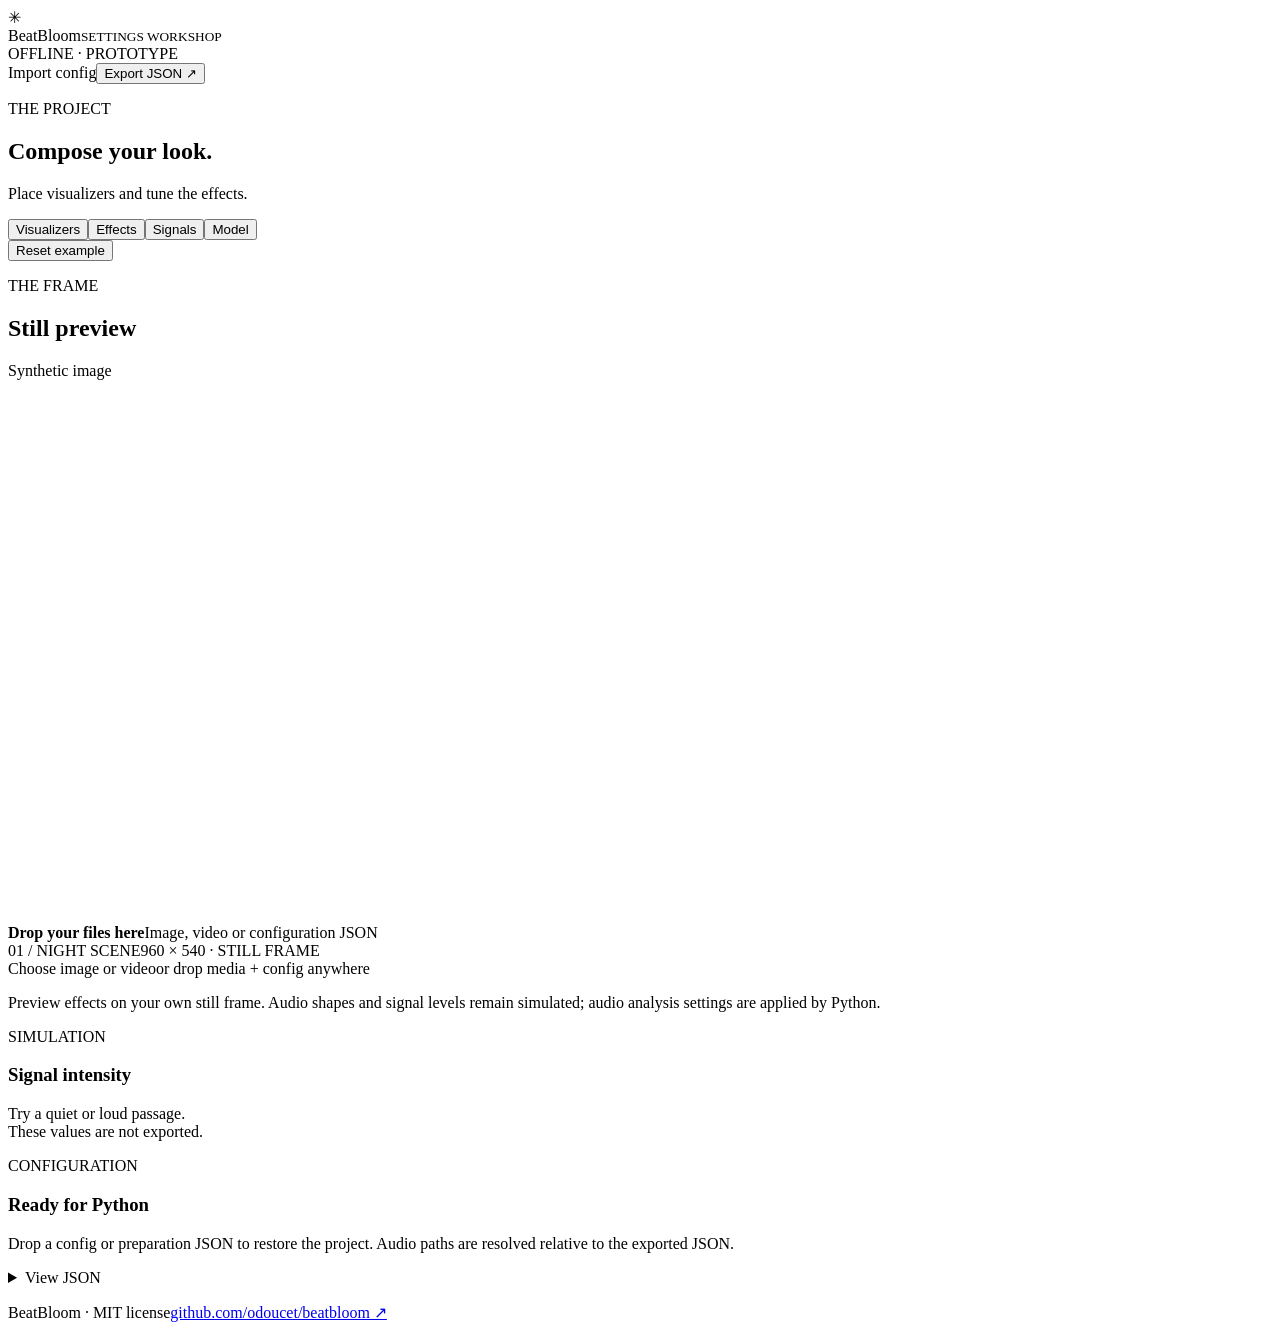
<file: editor/src/index.html>
<!doctype html>
<html lang="en">
<head>
  <meta charset="utf-8">
  <meta name="viewport" content="width=device-width, initial-scale=1">
  <meta http-equiv="Content-Security-Policy" content="default-src 'none'; script-src 'unsafe-inline'; style-src 'unsafe-inline'; img-src data: blob:; media-src blob:; connect-src 'none'; object-src 'none'; base-uri 'none'; form-action 'none'">
  <title>BeatBloom — settings workshop</title>
  <style>@@STYLE@@</style>
</head>
<body>
  <header class="topbar">
    <div class="brand"><span class="brandmark" aria-hidden="true">✳</span><div>BeatBloom<small>SETTINGS WORKSHOP</small></div></div>
    <span class="badge">OFFLINE <span aria-hidden="true">·</span> PROTOTYPE</span>
    <div class="actions"><label class="button secondary" for="import-file">Import config</label><input id="import-file" type="file" accept=".json,application/json" hidden><button id="export" class="primary">Export JSON <span aria-hidden="true">↗</span></button></div>
  </header>
  <main>
    <section class="settings" aria-label="Project settings">
      <div class="section-heading"><p class="eyebrow">THE PROJECT</p><h1>Compose your look.</h1><p>Place visualizers and tune the effects.</p></div>
      <nav class="tabs" aria-label="Settings sections"><button data-tab="visualizers" aria-pressed="true">Visualizers</button><button data-tab="effects" aria-pressed="false">Effects</button><button data-tab="signals" aria-pressed="false">Signals</button><button data-tab="separation" aria-pressed="false">Model</button></nav>
      <div id="controls"></div>
      <div class="panel-footer"><button id="reset" class="secondary">Reset example</button><span id="version"></span></div>
    </section>
    <section class="workspace" aria-label="Preview and export">
      <div class="preview-heading"><div><p class="eyebrow">THE FRAME</p><h2>Still preview</h2></div><span id="media-kind" class="live-dot">Synthetic image</span></div>
      <div id="drop-zone" class="preview-card" aria-label="Drop an image, video or configuration JSON">
        <div class="preview-stage"><canvas id="preview" width="960" height="540" aria-label="Effects and visualizers preview"></canvas><div class="drop-overlay" aria-hidden="true"><strong>Drop your files here</strong><span>Image, video or configuration JSON</span></div></div>
        <div class="preview-foot"><span id="media-name">01 / NIGHT SCENE</span><span id="media-size">960 × 540 · STILL FRAME</span></div>
      </div>
      <div class="media-actions"><label class="button secondary" for="media-file">Choose image or video</label><input id="media-file" type="file" accept="image/*,video/*" hidden><span>or drop media + config anywhere</span><button id="reset-media" class="secondary" hidden>Reset media</button></div>
      <div id="video-controls" class="video-controls" hidden><label for="video-time">Video frame</label><input id="video-time" type="range" min="0" max="0" step="0.04" value="0"><output id="video-position" for="video-time">0:00</output></div>
      <p class="preview-note">Preview effects on your own still frame. Audio shapes and signal levels remain simulated; audio analysis settings are applied by Python.</p>
      <div class="workspace-bottom">
        <section class="levels-card"><p class="eyebrow">SIMULATION</p><h3>Signal intensity</h3><p class="muted">Try a quiet or loud passage.<br>These values are not exported.</p><div id="levels"></div></section>
        <section class="export-card"><p class="eyebrow">CONFIGURATION</p><h3>Ready for Python</h3><div id="status" role="status" aria-live="polite"></div><ul id="errors" hidden></ul><p class="muted">Drop a config or preparation JSON to restore the project. Audio paths are resolved relative to the exported JSON.</p><details><summary>View JSON</summary><textarea id="json" readonly aria-label="Configuration JSON" spellcheck="false"></textarea></details></section>
      </div>
      <p id="message" class="message" role="status" aria-live="polite"></p>
    </section>
  </main>
  <footer class="site-footer"><span>BeatBloom · MIT license</span><a href="https://github.com/odoucet/beatbloom" target="_blank" rel="noopener noreferrer">github.com/odoucet/beatbloom ↗</a></footer>
  <script id="beatbloom-contract" type="application/json">@@CONTRACT@@</script>
  <script>@@CORE@@</script>
  <script>@@PREVIEW@@</script>
  <script>@@MEDIA@@</script>
  <script>@@APP@@</script>
</body>
</html>
</file>
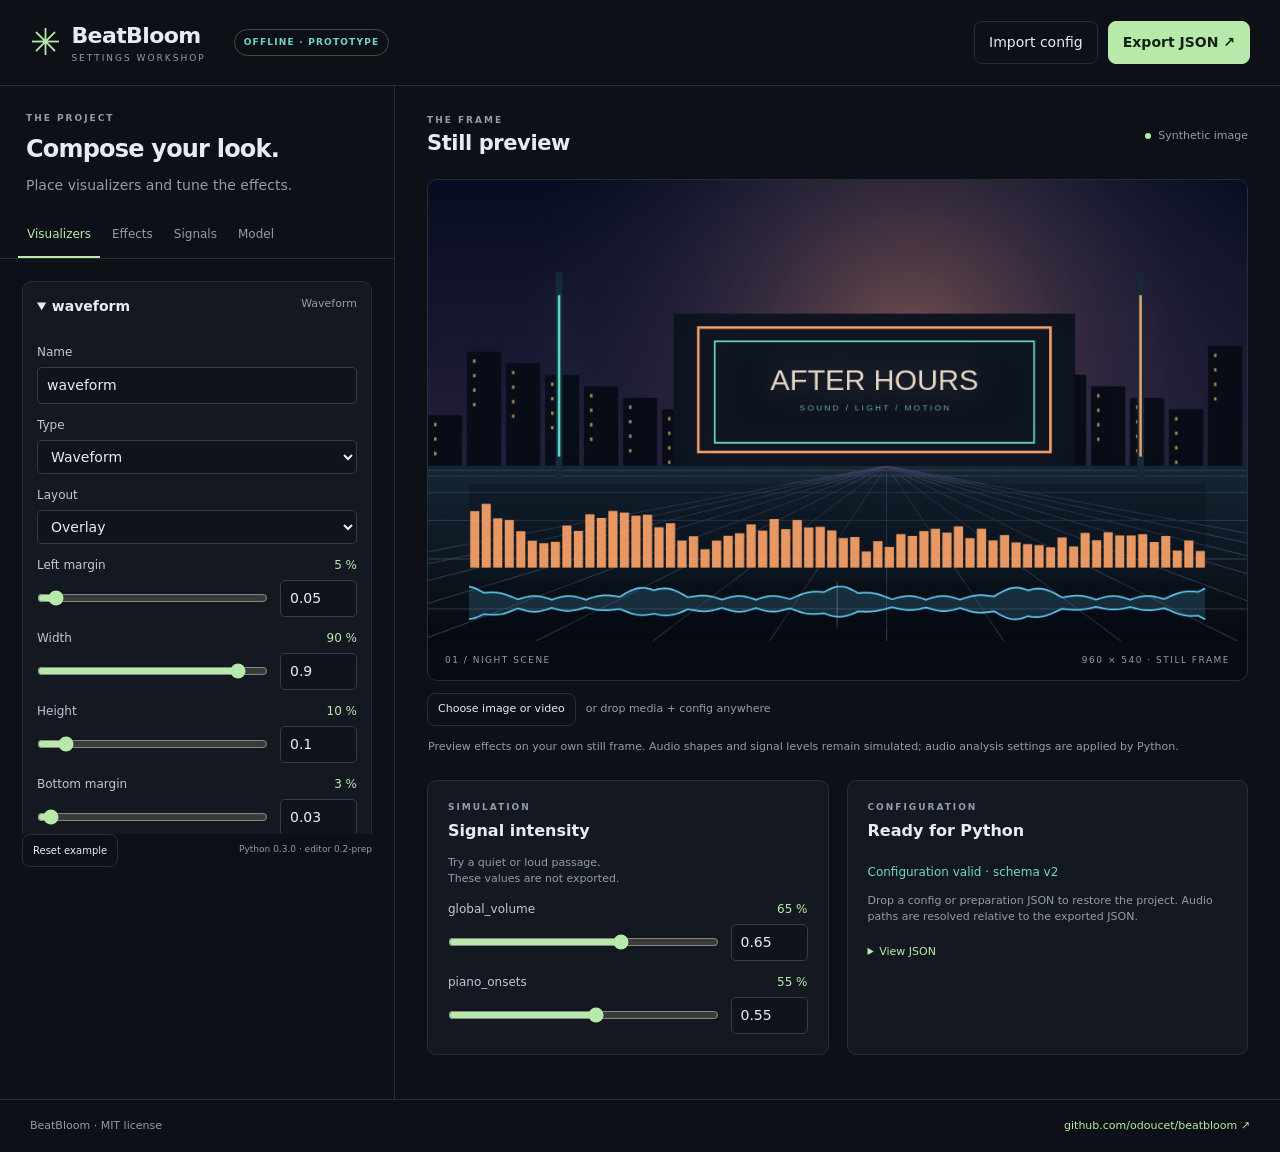
<file: editor/beatbloom-editor.html>
<!doctype html>
<html lang="en">
<head>
  <meta charset="utf-8">
  <meta name="viewport" content="width=device-width, initial-scale=1">
  <meta http-equiv="Content-Security-Policy" content="default-src 'none'; script-src 'unsafe-inline'; style-src 'unsafe-inline'; img-src data: blob:; media-src blob:; connect-src 'none'; object-src 'none'; base-uri 'none'; form-action 'none'">
  <title>BeatBloom — settings workshop</title>
  <style>:root { color-scheme: dark; --bg: #0d1016; --panel: #141821; --line: #272d3a; --text: #e8ebf4; --muted: #929cac; --accent: #b7e9ab; --mint: #71d8ba; }
* { box-sizing: border-box; }
body { margin: 0; background: var(--bg); color: var(--text); font: 14px/1.5 system-ui, -apple-system, "Segoe UI", sans-serif; }
button, input, select, textarea { font: inherit; }
button, .button { cursor: pointer; border: 1px solid var(--line); border-radius: 8px; padding: 10px 14px; background: #202632; color: var(--text); text-align: center; }
button:hover, .button:hover { filter: brightness(1.15); }
button:disabled { cursor: default; opacity: .4; }
button:focus-visible, input:focus-visible, select:focus-visible, summary:focus-visible { outline: 2px solid var(--accent); outline-offset: 3px; }
.primary { background: var(--accent); color: #142215; border-color: var(--accent); font-weight: 650; }
.secondary { background: transparent; }
.topbar { min-height: 86px; display: flex; align-items: center; gap: 28px; padding: 18px 30px; border-bottom: 1px solid var(--line); }
.brand { font-size: 22px; font-weight: 650; display: flex; align-items: center; gap: 11px; letter-spacing: -.6px; }
.brandmark { font-size: 37px; font-weight: 400; color: var(--accent); line-height: 1; }
.brand small { display: block; font-size: 9px; font-weight: 500; letter-spacing: 2px; color: var(--muted); }
.badge { font-size: 9px; font-weight: 650; letter-spacing: 1.2px; color: var(--mint); border: 1px solid #315547; border-radius: 30px; padding: 6px 9px; }
.actions { display: flex; gap: 10px; margin-left: auto; }
main { display: grid; grid-template-columns: 395px minmax(0, 1fr); max-width: 1660px; margin: auto; }
.settings { border-right: 1px solid var(--line); min-height: calc(100vh - 86px); }
.section-heading { padding: 26px 26px 16px; }
h1, h2, h3, p { margin: 0; }
h1 { font-size: 24px; letter-spacing: -.8px; margin: 5px 0 8px; font-weight: 550; }
h2 { font-size: 21px; letter-spacing: -.4px; font-weight: 550; }
h3 { font-size: 16px; font-weight: 550; margin: 4px 0 12px; }
.section-heading > p:last-child, .muted { color: var(--muted); }
.eyebrow { color: var(--muted); font-size: 9px; font-weight: 650; letter-spacing: 2px; }
.tabs { display: flex; padding: 0 18px; gap: 3px; border-bottom: 1px solid var(--line); }
.tabs button { padding: 13px 9px; border: 0; border-bottom: 2px solid transparent; border-radius: 0; background: none; color: var(--muted); font-size: 12px; }
.tabs button[aria-pressed="true"] { color: var(--accent); border-bottom-color: var(--accent); }
#controls { padding: 22px; min-height: 370px; max-height: calc(100vh - 325px); overflow-y: auto; }
.group { border: 1px solid var(--line); border-radius: 10px; margin-bottom: 12px; overflow: hidden; background: var(--panel); }
.group > summary { padding: 14px; font-weight: 600; cursor: pointer; list-style-position: inside; }
.group > summary .kind { color: var(--muted); float: right; font-size: 11px; font-weight: 400; }
.fields { padding: 0 14px 14px; }
.field { display: block; padding-top: 12px; min-width: 0; }
.field-title { display: flex; justify-content: space-between; color: #bfc7d6; font-size: 12px; margin-bottom: 6px; }
.field-title output { color: var(--accent); font-variant-numeric: tabular-nums; }
input:not([type=range]):not([type=checkbox]):not([type=color]), select { width: 100%; border: 1px solid #343c4c; border-radius: 5px; background: #0f131b; color: var(--text); padding: 7px 9px; min-width: 0; }
.number-row { display: grid; grid-template-columns: 1fr 77px; gap: 12px; align-items: center; }
input[type=range] { width: 100%; accent-color: var(--accent); height: 20px; margin: 0; cursor: pointer; }
input[type=checkbox] { accent-color: var(--accent); }
input[type=color] { width: 100%; height: 34px; padding: 3px; border: 1px solid #343c4c; background: #0f131b; border-radius: 5px; }
.nullable { display: flex; gap: 6px; align-items: center; margin-top: 7px; color: var(--muted); font-size: 11px; }
.hint { color: var(--muted); font-size: 10px; padding-top: 4px; }
.advanced { border-top: 1px solid var(--line); margin-top: 15px; padding-top: 12px; }
.advanced > summary { cursor: pointer; color: var(--muted); font-size: 12px; }
.row-actions { display: flex; gap: 7px; margin-top: 15px; }
.row-actions button, .add { font-size: 12px; padding: 7px 10px; }
.danger { color: #eda9a9; }
.track { border-left: 2px solid #3b5060; padding: 0 10px 10px; margin: 14px 0; background: #10151d; border-radius: 0 4px 4px 0; }
.track strong { display: block; font-size: 11px; color: var(--muted); padding-top: 8px; }
.empty { color: var(--muted); padding: 20px 0; }
.panel-footer { display: flex; justify-content: space-between; align-items: center; gap: 8px; padding: 0 22px 25px; }
.panel-footer button { font-size: 10px; padding: 8px 10px; }
#version { font-size: 9px; color: var(--muted); }
.workspace { padding: 28px 32px; min-width: 0; }
.preview-heading { display: flex; align-items: center; justify-content: space-between; margin-bottom: 20px; }
.live-dot { color: var(--muted); font-size: 11px; }
.live-dot:before { content: ""; display: inline-block; width: 6px; height: 6px; background: var(--accent); border-radius: 50%; margin-right: 7px; }
.preview-card { border: 1px solid var(--line); border-radius: 10px; overflow: hidden; background: #080b11; }
canvas { display: block; width: auto; height: auto; max-width: 100%; max-height: 65vh; object-fit: contain; }
.preview-stage { position: relative; display: flex; align-items: center; justify-content: center; min-height: 180px; }
.drop-overlay { position: absolute; inset: 0; display: none; align-items: center; justify-content: center; flex-direction: column; gap: 10px; background: #101b17df; border: 2px dashed var(--accent); pointer-events: none; }
.drop-overlay strong { font-size: 21px; color: var(--accent); }
.drop-overlay span { font-size: 12px; color: #cad8cd; }
.is-dragging .drop-overlay { display: flex; }
.media-actions { display: flex; align-items: center; flex-wrap: wrap; gap: 10px; margin-top: 12px; }
.media-actions .button, .media-actions button { padding: 7px 10px; font-size: 11px; }
.media-actions > span { color: var(--muted); font-size: 11px; }
.video-controls { display: grid; grid-template-columns: auto minmax(0, 1fr) auto; gap: 12px; align-items: center; margin-top: 14px; font-size: 11px; color: var(--muted); }
.video-controls input { min-width: 0; }
.video-controls output { color: var(--accent); font-variant-numeric: tabular-nums; }
[hidden] { display: none !important; }
.media-decoder { position: absolute; width: 1px; height: 1px; left: -9999px; pointer-events: none; }
.site-footer { display: flex; justify-content: space-between; gap: 14px; flex-wrap: wrap; max-width: 1660px; margin: auto; border-top: 1px solid var(--line); padding: 18px 30px; font-size: 11px; color: var(--muted); }
.site-footer a { color: var(--accent); text-decoration: none; overflow-wrap: anywhere; }
.site-footer a:hover { text-decoration: underline; }
.preview-foot { display: flex; justify-content: space-between; gap: 12px; padding: 13px 17px; font-size: 9px; letter-spacing: 1.5px; color: var(--muted); }
#media-name { overflow: hidden; text-overflow: ellipsis; white-space: nowrap; }
#media-size { flex-shrink: 0; }
.preview-note { color: var(--muted); font-size: 11px; margin: 13px 1px 25px; }
.workspace-bottom { display: grid; grid-template-columns: 1fr 1fr; gap: 18px; }
.levels-card, .export-card { border: 1px solid var(--line); border-radius: 9px; background: var(--panel); padding: 20px; min-width: 0; }
.levels-card p.muted, .export-card p.muted { font-size: 11px; }
#status { padding: 8px 0 12px; color: var(--mint); font-size: 12px; }
#status.invalid { color: #eda9a9; }
#errors { color: #eda9a9; font-size: 11px; padding-left: 17px; margin-top: 0; word-break: break-word; }
.export-card details { margin-top: 18px; }
.export-card summary { color: var(--accent); cursor: pointer; font-size: 11px; }
textarea { width: 100%; height: 225px; resize: vertical; background: #0b0f16; color: #aab9cf; border: 1px solid var(--line); border-radius: 5px; padding: 10px; margin-top: 10px; font: 10px/1.6 ui-monospace, monospace; }
.message { margin-top: 16px; color: var(--accent); font-size: 12px; overflow-wrap: anywhere; }
@media (max-width: 1050px) { main { grid-template-columns: 350px minmax(0, 1fr); } .workspace { padding: 26px 20px; } .workspace-bottom { grid-template-columns: 1fr; } .badge { display: none; } }
@media (max-width: 720px) { .topbar { padding: 16px; gap: 12px; flex-wrap: wrap; } .brand { font-size: 20px; } .actions { gap: 6px; } .actions button, .actions .button { font-size: 11px; padding: 8px; } main { display: flex; flex-direction: column-reverse; } .settings { min-height: 0; border-right: 0; border-top: 1px solid var(--line); } #controls { max-height: none; } .workspace { padding: 20px 16px; } .workspace-bottom { grid-template-columns: 1fr; } .preview-heading { margin-bottom: 12px; } }
</style>
</head>
<body>
  <header class="topbar">
    <div class="brand"><span class="brandmark" aria-hidden="true">✳</span><div>BeatBloom<small>SETTINGS WORKSHOP</small></div></div>
    <span class="badge">OFFLINE <span aria-hidden="true">·</span> PROTOTYPE</span>
    <div class="actions"><label class="button secondary" for="import-file">Import config</label><input id="import-file" type="file" accept=".json,application/json" hidden><button id="export" class="primary">Export JSON <span aria-hidden="true">↗</span></button></div>
  </header>
  <main>
    <section class="settings" aria-label="Project settings">
      <div class="section-heading"><p class="eyebrow">THE PROJECT</p><h1>Compose your look.</h1><p>Place visualizers and tune the effects.</p></div>
      <nav class="tabs" aria-label="Settings sections"><button data-tab="visualizers" aria-pressed="true">Visualizers</button><button data-tab="effects" aria-pressed="false">Effects</button><button data-tab="signals" aria-pressed="false">Signals</button><button data-tab="separation" aria-pressed="false">Model</button></nav>
      <div id="controls"></div>
      <div class="panel-footer"><button id="reset" class="secondary">Reset example</button><span id="version"></span></div>
    </section>
    <section class="workspace" aria-label="Preview and export">
      <div class="preview-heading"><div><p class="eyebrow">THE FRAME</p><h2>Still preview</h2></div><span id="media-kind" class="live-dot">Synthetic image</span></div>
      <div id="drop-zone" class="preview-card" aria-label="Drop an image, video or configuration JSON">
        <div class="preview-stage"><canvas id="preview" width="960" height="540" aria-label="Effects and visualizers preview"></canvas><div class="drop-overlay" aria-hidden="true"><strong>Drop your files here</strong><span>Image, video or configuration JSON</span></div></div>
        <div class="preview-foot"><span id="media-name">01 / NIGHT SCENE</span><span id="media-size">960 × 540 · STILL FRAME</span></div>
      </div>
      <div class="media-actions"><label class="button secondary" for="media-file">Choose image or video</label><input id="media-file" type="file" accept="image/*,video/*" hidden><span>or drop media + config anywhere</span><button id="reset-media" class="secondary" hidden>Reset media</button></div>
      <div id="video-controls" class="video-controls" hidden><label for="video-time">Video frame</label><input id="video-time" type="range" min="0" max="0" step="0.04" value="0"><output id="video-position" for="video-time">0:00</output></div>
      <p class="preview-note">Preview effects on your own still frame. Audio shapes and signal levels remain simulated; audio analysis settings are applied by Python.</p>
      <div class="workspace-bottom">
        <section class="levels-card"><p class="eyebrow">SIMULATION</p><h3>Signal intensity</h3><p class="muted">Try a quiet or loud passage.<br>These values are not exported.</p><div id="levels"></div></section>
        <section class="export-card"><p class="eyebrow">CONFIGURATION</p><h3>Ready for Python</h3><div id="status" role="status" aria-live="polite"></div><ul id="errors" hidden></ul><p class="muted">Drop a config or preparation JSON to restore the project. Audio paths are resolved relative to the exported JSON.</p><details><summary>View JSON</summary><textarea id="json" readonly aria-label="Configuration JSON" spellcheck="false"></textarea></details></section>
      </div>
      <p id="message" class="message" role="status" aria-live="polite"></p>
    </section>
  </main>
  <footer class="site-footer"><span>BeatBloom · MIT license</span><a href="https://github.com/odoucet/beatbloom" target="_blank" rel="noopener noreferrer">github.com/odoucet/beatbloom ↗</a></footer>
  <script id="beatbloom-contract" type="application/json">{"beatbloomVersion":"0.3.0","editorVersion":"0.2-prep","schemaHash":"259cc5171f9916eaa6633ecb0fad06a2d6903754c51fa2b309a610fb3dd2ce45","schema":{"$defs":{"EffectConfig":{"additionalProperties":false,"description":"Map a named signal to an additive effect or a multiplicative brightness range.","properties":{"signal":{"minLength":1,"title":"Signal","type":"string"},"effect":{"enum":["bloom","exposure","saturation","zoom","brightness"],"title":"Effect","type":"string"},"amount":{"anyOf":[{"minimum":0,"type":"number"},{"type":"null"}],"default":null,"title":"Amount"},"range":{"anyOf":[{"maxItems":2,"minItems":2,"prefixItems":[{"minimum":0,"type":"number"},{"minimum":0,"type":"number"}],"type":"array"},{"type":"null"}],"default":null,"title":"Range"}},"required":["signal","effect"],"title":"EffectConfig","type":"object"},"SeparationConfig":{"additionalProperties":false,"description":"Options that affect the identity of cached Demucs output.","properties":{"backend":{"const":"demucs","default":"demucs","title":"Backend","type":"string"},"model":{"default":"htdemucs_6s","enum":["htdemucs_6s","htdemucs"],"title":"Model","type":"string"},"device":{"default":"auto","pattern":"^(auto|cpu|mps|cuda(:[0-9]+)?)$","title":"Device","type":"string"},"shifts":{"default":1,"minimum":0,"title":"Shifts","type":"integer"},"overlap":{"default":0.25,"exclusiveMaximum":1,"minimum":0,"title":"Overlap","type":"number"},"segment":{"anyOf":[{"exclusiveMinimum":0,"maximum":7,"type":"integer"},{"type":"null"}],"default":null,"title":"Segment"},"jobs":{"default":0,"minimum":0,"title":"Jobs","type":"integer"},"seed":{"default":0,"maximum":4294967295,"minimum":0,"title":"Seed","type":"integer"}},"title":"SeparationConfig","type":"object"},"SignalConfig":{"additionalProperties":false,"description":"One source and its analysis/envelope parameters, independent of video FPS.","properties":{"stem":{"anyOf":[{"enum":["mix","drums","bass","vocals","other","guitar","piano"],"type":"string"},{"type":"null"}],"default":null,"title":"Stem"},"source":{"anyOf":[{"minLength":1,"type":"string"},{"type":"null"}],"default":null,"title":"Source"},"low":{"anyOf":[{"exclusiveMaximum":22050.0,"minimum":0,"type":"number"},{"type":"null"}],"default":null,"title":"Low"},"high":{"anyOf":[{"exclusiveMinimum":0,"maximum":22050.0,"type":"number"},{"type":"null"}],"default":null,"title":"High"},"feature":{"default":"onset","enum":["onset","rms","loudness"],"title":"Feature","type":"string"},"attack_ms":{"default":10.0,"minimum":0,"title":"Attack Ms","type":"number"},"release_ms":{"default":400.0,"minimum":0,"title":"Release Ms","type":"number"},"gate":{"default":0.0,"exclusiveMaximum":1,"minimum":0,"title":"Gate","type":"number"},"gamma":{"default":1.0,"exclusiveMinimum":0,"title":"Gamma","type":"number"},"ref_percentile":{"anyOf":[{"exclusiveMinimum":0,"maximum":100,"type":"number"},{"type":"null"}],"default":null,"title":"Ref Percentile"},"floor_percentile":{"default":5.0,"exclusiveMaximum":100,"minimum":0,"title":"Floor Percentile","type":"number"}},"title":"SignalConfig","type":"object"},"SpectrumConfig":{"additionalProperties":false,"description":"Log-frequency STFT bands and independent normalized envelopes.","properties":{"n_fft":{"default":4096,"maximum":16384,"minimum":256,"title":"N Fft","type":"integer"},"bands":{"default":64,"maximum":256,"minimum":8,"title":"Bands","type":"integer"},"low":{"default":30.0,"exclusiveMaximum":22050.0,"exclusiveMinimum":0,"title":"Low","type":"number"},"high":{"default":16000.0,"exclusiveMinimum":0,"maximum":22050.0,"title":"High","type":"number"},"floor_db":{"default":-60.0,"exclusiveMaximum":0,"minimum":-120,"title":"Floor Db","type":"number"},"ref_percentile":{"default":99.5,"exclusiveMinimum":0,"maximum":100,"title":"Ref Percentile","type":"number"},"gamma":{"default":1.0,"exclusiveMinimum":0,"title":"Gamma","type":"number"},"attack_ms":{"default":15.0,"minimum":0,"title":"Attack Ms","type":"number"},"release_ms":{"default":180.0,"minimum":0,"title":"Release Ms","type":"number"}},"title":"SpectrumConfig","type":"object"},"VisualizerConfig":{"additionalProperties":false,"description":"A bottom overlay containing one or more independently colored sources.","properties":{"type":{"enum":["waveform","spectrum"],"title":"Type","type":"string"},"tracks":{"default":[{"stem":"mix","source":null,"color":"#65d4ff"}],"items":{"$ref":"#/$defs/VisualizerTrackConfig"},"maxItems":16,"minItems":1,"title":"Tracks","type":"array"},"layout":{"default":"overlay","enum":["overlay","stacked","side_by_side"],"title":"Layout","type":"string"},"left":{"default":0.05,"maximum":1,"minimum":0,"title":"Left","type":"number"},"width":{"default":0.9,"exclusiveMinimum":0,"maximum":1,"title":"Width","type":"number"},"height":{"default":0.18,"exclusiveMinimum":0,"maximum":1,"title":"Height","type":"number"},"bottom":{"default":0.03,"maximum":1,"minimum":0,"title":"Bottom","type":"number"},"gap":{"default":0.025,"exclusiveMaximum":0.5,"minimum":0,"title":"Gap","type":"number"},"opacity":{"default":0.9,"maximum":1,"minimum":0,"title":"Opacity","type":"number"},"gain":{"default":1.0,"minimum":0,"title":"Gain","type":"number"},"background":{"default":"#050812","pattern":"^#[0-9a-fA-F]{6}$","title":"Background","type":"string"},"background_opacity":{"default":0.25,"maximum":1,"minimum":0,"title":"Background Opacity","type":"number"},"line_width":{"default":2,"maximum":8,"minimum":1,"title":"Line Width","type":"integer"},"fill_opacity":{"default":0.18,"maximum":1,"minimum":0,"title":"Fill Opacity","type":"number"},"bar_gap":{"default":0.2,"exclusiveMaximum":1,"minimum":0,"title":"Bar Gap","type":"number"},"waveform":{"$ref":"#/$defs/WaveformConfig"},"spectrum":{"$ref":"#/$defs/SpectrumConfig"}},"required":["type"],"title":"VisualizerConfig","type":"object"},"VisualizerTrackConfig":{"additionalProperties":false,"properties":{"stem":{"anyOf":[{"enum":["mix","drums","bass","vocals","other","guitar","piano"],"type":"string"},{"type":"null"}],"default":null,"title":"Stem"},"source":{"anyOf":[{"minLength":1,"type":"string"},{"type":"null"}],"default":null,"title":"Source"},"color":{"default":"#65d4ff","pattern":"^#[0-9a-fA-F]{6}$","title":"Color","type":"string"}},"title":"VisualizerTrackConfig","type":"object"},"WaveformConfig":{"additionalProperties":false,"description":"Full-track peak normalization; window and points are display settings.","properties":{"window_seconds":{"default":4.0,"maximum":30,"minimum":0.05,"title":"Window Seconds","type":"number"},"points":{"default":512,"maximum":4096,"minimum":2,"title":"Points","type":"integer"},"ref_percentile":{"default":99.5,"exclusiveMinimum":0,"maximum":100,"title":"Ref Percentile","type":"number"},"show_playhead":{"default":true,"title":"Show Playhead","type":"boolean"}},"title":"WaveformConfig","type":"object"}},"additionalProperties":false,"description":"Only schema v2 is accepted; legacy bands JSON has been removed.","properties":{"schema_version":{"const":2,"title":"Schema Version","type":"integer"},"signals":{"additionalProperties":{"$ref":"#/$defs/SignalConfig"},"title":"Signals","type":"object"},"effects":{"default":[],"items":{"$ref":"#/$defs/EffectConfig"},"title":"Effects","type":"array"},"separation":{"$ref":"#/$defs/SeparationConfig"},"visualizers":{"additionalProperties":{"$ref":"#/$defs/VisualizerConfig"},"title":"Visualizers","type":"object"}},"required":["schema_version"],"title":"ProjectConfig","type":"object"},"templates":{"SignalConfig":{"stem":"mix","source":null,"low":null,"high":null,"feature":"onset","attack_ms":10.0,"release_ms":400.0,"gate":0.0,"gamma":1.0,"ref_percentile":null,"floor_percentile":5.0},"SeparationConfig":{"backend":"demucs","model":"htdemucs_6s","device":"auto","shifts":1,"overlap":0.25,"segment":null,"jobs":0,"seed":0},"VisualizerTrackConfig":{"stem":"mix","source":null,"color":"#65d4ff"},"WaveformConfig":{"window_seconds":4.0,"points":512,"ref_percentile":99.5,"show_playhead":true},"SpectrumConfig":{"n_fft":4096,"bands":64,"low":30.0,"high":16000.0,"floor_db":-60.0,"ref_percentile":99.5,"gamma":1.0,"attack_ms":15.0,"release_ms":180.0},"VisualizerConfig":{"type":"waveform","tracks":[{"stem":"mix","source":null,"color":"#65d4ff"}],"layout":"overlay","left":0.05,"width":0.9,"height":0.18,"bottom":0.03,"gap":0.025,"opacity":0.9,"gain":1.0,"background":"#050812","background_opacity":0.25,"line_width":2,"fill_opacity":0.18,"bar_gap":0.2,"waveform":{"window_seconds":4.0,"points":512,"ref_percentile":99.5,"show_playhead":true},"spectrum":{"n_fft":4096,"bands":64,"low":30.0,"high":16000.0,"floor_db":-60.0,"ref_percentile":99.5,"gamma":1.0,"attack_ms":15.0,"release_ms":180.0}}},"effects":{"brightness":{"signal":"global_volume","effect":"brightness","amount":null,"range":[0.6,1.05]},"bloom":{"signal":"piano_onsets","effect":"bloom","amount":1.2,"range":null},"exposure":{"signal":"piano_onsets","effect":"exposure","amount":0.1,"range":null},"saturation":{"signal":"piano_onsets","effect":"saturation","amount":0.15,"range":null},"zoom":{"signal":"piano_onsets","effect":"zoom","amount":0.02,"range":null}},"initialProject":{"schema_version":2,"signals":{"global_volume":{"stem":null,"source":null,"low":null,"high":null,"feature":"loudness","attack_ms":400.0,"release_ms":2000.0,"gate":0.0,"gamma":1.0,"ref_percentile":null,"floor_percentile":5.0},"piano_onsets":{"stem":null,"source":null,"low":400.0,"high":2000.0,"feature":"onset","attack_ms":10.0,"release_ms":250.0,"gate":0.35,"gamma":2.0,"ref_percentile":null,"floor_percentile":5.0}},"effects":[{"signal":"global_volume","effect":"brightness","amount":null,"range":[0.6,1.05]},{"signal":"piano_onsets","effect":"bloom","amount":1.2,"range":null},{"signal":"piano_onsets","effect":"exposure","amount":0.1,"range":null},{"signal":"piano_onsets","effect":"saturation","amount":0.15,"range":null}],"separation":{"backend":"demucs","model":"htdemucs_6s","device":"auto","shifts":1,"overlap":0.25,"segment":null,"jobs":0,"seed":0},"visualizers":{"waveform":{"type":"waveform","tracks":[{"stem":"mix","source":null,"color":"#65d4ff"}],"layout":"overlay","left":0.05,"width":0.9,"height":0.1,"bottom":0.03,"gap":0.025,"opacity":0.9,"gain":1.0,"background":"#050812","background_opacity":0.25,"line_width":2,"fill_opacity":0.18,"bar_gap":0.2,"waveform":{"window_seconds":4.0,"points":512,"ref_percentile":99.5,"show_playhead":true},"spectrum":{"n_fft":4096,"bands":64,"low":30.0,"high":16000.0,"floor_db":-60.0,"ref_percentile":99.5,"gamma":1.0,"attack_ms":15.0,"release_ms":180.0}},"spectrum":{"type":"spectrum","tracks":[{"stem":"mix","source":null,"color":"#ffa76a"}],"layout":"overlay","left":0.05,"width":0.9,"height":0.18,"bottom":0.16,"gap":0.025,"opacity":0.9,"gain":1.0,"background":"#050812","background_opacity":0.25,"line_width":2,"fill_opacity":0.18,"bar_gap":0.2,"waveform":{"window_seconds":4.0,"points":512,"ref_percentile":99.5,"show_playhead":true},"spectrum":{"n_fft":4096,"bands":64,"low":30.0,"high":16000.0,"floor_db":-60.0,"ref_percentile":99.5,"gamma":1.0,"attack_ms":15.0,"release_ms":180.0}}}},"availableStems":{"htdemucs":["mix","drums","bass","vocals","other"],"htdemucs_6s":["mix","drums","bass","vocals","other","guitar","piano"]},"fftSizes":[256,512,1024,2048,4096,8192,16384],"referencePercentiles":{"onset":99.5,"rms":99.5,"loudness":99.0},"nyquist":22050.0,"whitespace":"\t\n\u000b\f\r\u001c\u001d\u001e\u001f              \u2028\u2029  　","preview":{"width":960,"height":540,"timestamp":8,"bloomThreshold":0.55,"bloomSigma":18.0,"luma":[0.2125999927520752,0.7152000069618225,0.0722000002861023]}}</script>
  <script>/* Pure configuration logic. Also loaded by Node contract tests; no browser APIs. */
(function (root) {
  "use strict";
  const clone = value => JSON.parse(JSON.stringify(value));
  const own = (value, key) => Object.prototype.hasOwnProperty.call(value, key);
  const put = (value, key, item) => Object.defineProperty(value, key, {
    value: item, writable: true, enumerable: true, configurable: true
  });

  function create(contract) {
    const definitions = contract.schema.$defs;
    const blank = text => !text || [...text].every(char => contract.whitespace.includes(char));
    const resolve = node => node.$ref ? definitions[node.$ref.split("/").pop()] : node;
    const nonnull = node => node.anyOf ? node.anyOf.find(item => item.type !== "null") : node;
    function projectFrom(value) {
      if (value && typeof value === "object" && own(value, "config")) return value.config;
      if (value && own(value, "key") && own(value, "parameters") && own(value, "signals")) {
        throw new Error("This older analysis manifest has no config. Run analyze again or drop the original config JSON.");
      }
      return value;
    }
    function hydrate(node, value) {
      const ref = node.$ref && node.$ref.split("/").pop();
      node = resolve(node);
      if (value === undefined) {
        if (own(node, "default")) value = clone(node.default);
        else if (ref && contract.templates[ref]) value = clone(contract.templates[ref]);
        else if (node.type === "object") value = {};
        else if (node.type === "array") value = [];
        else return undefined;
      }
      if (value === null) return null;
      if (node.anyOf) return hydrate(nonnull(node), value);
      if (node.type === "object" && typeof value === "object" && !Array.isArray(value)) {
        const result = clone(value);
        for (const [key, child] of Object.entries(node.properties || {})) {
          const item = hydrate(child, own(value, key) ? value[key] : undefined);
          if (item !== undefined) put(result, key, item);
        }
        if (node.additionalProperties && typeof node.additionalProperties === "object") {
          for (const key of Object.keys(result)) put(result, key, hydrate(node.additionalProperties, result[key]));
        }
        return result;
      }
      if (node.type === "array" && Array.isArray(value)) {
        return value.map((item, index) => hydrate((node.prefixItems || [])[index] || node.items || {}, item));
      }
      return value;
    }

    function schemaErrors(node, value, path = "$", errors = []) {
      node = resolve(node);
      const fail = text => errors.push(`${path}: ${text}`);
      if (node.anyOf) {
        if (!node.anyOf.some(branch => schemaErrors(branch, value, path, []).length === 0)) fail("incompatible value");
        return errors;
      }
      if (own(node, "const") && value !== node.const) fail(`expected value: ${node.const}`);
      if (node.enum && !node.enum.includes(value)) fail("unknown choice");
      switch (node.type) {
        case "null": if (value !== null) fail("expected null"); break;
        case "boolean": if (typeof value !== "boolean") fail("expected a boolean"); break;
        case "number":
        case "integer":
          if (typeof value !== "number" || !Number.isFinite(value) || (node.type === "integer" && !Number.isInteger(value))) {
            fail("expected a valid number"); break;
          }
          if (own(node, "minimum") && value < node.minimum) fail(`minimum ${node.minimum}`);
          if (own(node, "maximum") && value > node.maximum) fail(`maximum ${node.maximum}`);
          if (own(node, "exclusiveMinimum") && value <= node.exclusiveMinimum) fail(`must be > ${node.exclusiveMinimum}`);
          if (own(node, "exclusiveMaximum") && value >= node.exclusiveMaximum) fail(`must be < ${node.exclusiveMaximum}`);
          break;
        case "string":
          if (typeof value !== "string") { fail("expected text"); break; }
          if (own(node, "minLength") && [...value].length < node.minLength) fail("text is too short");
          if (node.pattern) {
            // Pydantic's Rust regex uses a strict end anchor; JS $ accepts a final newline.
            const pattern = node.pattern.endsWith("$") ? node.pattern.slice(0, -1) + "(?![\\s\\S])" : node.pattern;
            if (!new RegExp(pattern).test(value)) fail("invalid format");
          }
          break;
        case "array":
          if (!Array.isArray(value)) { fail("expected a list"); break; }
          if (own(node, "minItems") && value.length < node.minItems) fail("list is too short");
          if (own(node, "maxItems") && value.length > node.maxItems) fail("list is too long");
          value.forEach((item, index) => schemaErrors((node.prefixItems || [])[index] || node.items || {}, item, `${path}[${index}]`, errors));
          break;
        case "object":
          if (!value || typeof value !== "object" || Array.isArray(value)) { fail("expected an object"); break; }
          for (const key of node.required || []) if (!own(value, key)) fail(`missing field: ${key}`);
          for (const [key, item] of Object.entries(value)) {
            if (own(node.properties || {}, key)) schemaErrors(node.properties[key], item, `${path}.${key}`, errors);
            else if (node.additionalProperties === false) fail(`unknown field: ${key}`);
            else if (typeof node.additionalProperties === "object") schemaErrors(node.additionalProperties, item, `${path}.${key}`, errors);
          }
          break;
      }
      return errors;
    }

    function validate(project) {
      const errors = schemaErrors(contract.schema, project);
      if (errors.length) return errors;
      const p = hydrate(contract.schema, project);
      const fail = (path, text) => errors.push(`${path}: ${text}`);
      if (!Object.keys(p.signals).length && !Object.keys(p.visualizers).length) fail("$", "add a signal or visualizer");
      const stems = contract.availableStems[p.separation.model];
      function source(item, path) {
        if (item.source !== null && item.stem !== null) fail(path, "choose a file OR a stem");
        if (item.source !== null && blank(item.source)) fail(path, "empty source path");
        if (item.stem !== null && !stems.includes(item.stem)) fail(path, "stem unavailable with this model");
      }
      for (const [name, item] of Object.entries(p.signals)) {
        const path = `signals.${name}`;
        if (blank(name)) fail(path, "empty name");
        source(item, path);
        if ((item.low ?? 0) >= (item.high ?? contract.nyquist)) fail(path, "low frequency must be below high frequency");
        const reference = item.ref_percentile ?? contract.referencePercentiles[item.feature];
        if (item.feature === "loudness" && item.floor_percentile >= reference) fail(path, "floor percentile must be below reference percentile");
      }
      p.effects.forEach((item, index) => {
        const path = `effects[${index}]`;
        if (!own(p.signals, item.signal)) fail(path, "signal not found");
        if (item.effect === "brightness" ? item.range === null || item.amount !== null : item.amount === null || item.range !== null) fail(path, "incompatible effect parameters");
      });
      for (const [name, item] of Object.entries(p.visualizers)) {
        const path = `visualizers.${name}`;
        if (blank(name)) fail(path, "empty name");
        if (item.left + item.width > 1 + 1e-12 || item.bottom + item.height > 1 + 1e-12) fail(path, "the region must fit inside the frame");
        if (item.spectrum.low >= item.spectrum.high) fail(path, "low frequency must be below high frequency");
        if (!contract.fftSizes.includes(item.spectrum.n_fft)) fail(path, "FFT size must be a power of two");
        item.tracks.forEach((track, index) => source(track, `${path}.tracks[${index}]`));
      }
      return errors;
    }

    function exportProject(project) {
      const errors = validate(project);
      if (errors.length) throw new Error(errors.join("\n"));
      return JSON.stringify(project, null, 2) + "\n";
    }

    function effectParameters(project, levels) {
      const result = { bloom: 0, exposure: 0, saturation: 0, zoom: 0, brightness: 1 };
      project.effects.forEach(item => {
        const raw = levels[item.signal] ?? 0.65;
        const value = Number.isFinite(raw) ? Math.max(0, Math.min(1, raw)) : 0;
        if (item.effect === "brightness") result.brightness *= item.range[0] + (item.range[1] - item.range[0]) * value;
        else result[item.effect] += value * item.amount;
      });
      return result;
    }
    return { hydrate: value => hydrate(contract.schema, value), validate, exportProject, effectParameters, resolve, nonnull, projectFrom };
  }
  root.BeatBloomCore = { create, clone, own, put };
  if (typeof module !== "undefined" && module.exports) module.exports = root.BeatBloomCore;
})(typeof globalThis === "undefined" ? this : globalThis);
</script>
  <script>/* Illustrative Canvas renderer. This is not an audio analyzer or the OpenCV renderer. */
(function (root) {
  "use strict";
  const clamp = (value, low = 0, high = 1) => Math.max(low, Math.min(high, value));
  const canvas = (width, height) => { const item = document.createElement("canvas"); item.width = width; item.height = height; return item; };

  function scene(width, height) {
    const image = canvas(width, height), ctx = image.getContext("2d");
    const sky = ctx.createLinearGradient(0, 0, 0, height);
    sky.addColorStop(0, "#080e22"); sky.addColorStop(.6, "#26213d"); sky.addColorStop(1, "#080e16");
    ctx.fillStyle = sky; ctx.fillRect(0, 0, width, height);
    const halo = ctx.createRadialGradient(width * .59, height * .35, 1, width * .59, height * .35, width * .49);
    halo.addColorStop(0, "#735253"); halo.addColorStop(.5, "#362e44aa"); halo.addColorStop(1, "#141c3100");
    ctx.fillStyle = halo; ctx.fillRect(0, 0, width, height);
    ctx.fillStyle = "#080d18";
    for (let i = 0; i < 22; i++) {
      const x = i * width / 21, h = height * (.11 + ((i * 37) % 13) / 80);
      ctx.fillRect(x, height * .62 - h, width / 24, h);
      ctx.fillStyle = "#ac865a";
      for (let j = 0; j < 4; j++) ctx.fillRect(x + 7, height * .62 - h + 9 + j * 17, 3, 4);
      ctx.fillStyle = "#080d18";
    }
    const floor = ctx.createLinearGradient(0, height * .59, 0, height);
    floor.addColorStop(0, "#182b39"); floor.addColorStop(1, "#070b10");
    ctx.fillStyle = floor; ctx.fillRect(0, height * .62, width, height);
    ctx.strokeStyle = "#3e4661"; ctx.lineWidth = 1;
    for (let i = -8; i <= 8; i++) {
      ctx.beginPath(); ctx.moveTo(width * .56, height * .62); ctx.lineTo(width * .56 + i * width / 7, height); ctx.stroke();
    }
    for (let i = 0; i < 6; i++) { const y = height * (.63 + i * i * .012); ctx.beginPath(); ctx.moveTo(0, y); ctx.lineTo(width, y); ctx.stroke(); }
    ctx.fillStyle = "#0d1420"; ctx.fillRect(width * .3, height * .29, width * .49, height * .33);
    ctx.strokeStyle = "#ffa973"; ctx.lineWidth = 3;
    ctx.strokeRect(width * .33, height * .32, width * .43, height * .27);
    ctx.strokeStyle = "#6edecf"; ctx.lineWidth = 2;
    ctx.strokeRect(width * .35, height * .35, width * .39, height * .22);
    ctx.fillStyle = "#e9d9c6"; ctx.textAlign = "center"; ctx.font = `${height * .063}px sans-serif`;
    ctx.fillText("AFTER HOURS", width * .545, height * .455);
    ctx.fillStyle = "#79b0b1"; ctx.font = `${height * .018}px sans-serif`;
    ctx.fillText("S O U N D   /   L I G H T   /   M O T I O N", width * .545, height * .5);
    for (const [x, color] of [[.16, "#6ce4d4"], [.87, "#ffb277"]]) {
      ctx.strokeStyle = "#182b3b"; ctx.lineWidth = 8;
      ctx.beginPath(); ctx.moveTo(width * x, height * .2); ctx.lineTo(width * x, height * .65); ctx.stroke();
      ctx.strokeStyle = color; ctx.lineWidth = 3;
      ctx.beginPath(); ctx.moveTo(width * x, height * .25); ctx.lineTo(width * x, height * .6); ctx.stroke();
    }
    return image;
  }

  function applyEffects(base, parameters, shared) {
    const width = base.width, height = base.height, out = canvas(width, height), ctx = out.getContext("2d");
    const scale = 1 + parameters.zoom;
    ctx.drawImage(base, (1 - scale) * width / 2, (1 - scale) * height / 2, width * scale, height * scale);
    const pixels = ctx.getImageData(0, 0, width, height), glow = ctx.createImageData(width, height);
    const multiplier = parameters.brightness * (1 + parameters.exposure), luma = shared.luma;
    for (let i = 0; i < pixels.data.length; i += 4) {
      let red = pixels.data[i] / 255 * multiplier, green = pixels.data[i + 1] / 255 * multiplier, blue = pixels.data[i + 2] / 255 * multiplier;
      const gray = red * luma[0] + green * luma[1] + blue * luma[2], saturation = 1 + parameters.saturation;
      red = gray + (red - gray) * saturation; green = gray + (green - gray) * saturation; blue = gray + (blue - gray) * saturation;
      const luminance = red * luma[0] + green * luma[1] + blue * luma[2];
      const mask = clamp((luminance - shared.bloomThreshold) / (1 - shared.bloomThreshold));
      pixels.data[i] = clamp(red) * 255; pixels.data[i + 1] = clamp(green) * 255; pixels.data[i + 2] = clamp(blue) * 255;
      glow.data[i] = clamp(red * mask) * 255; glow.data[i + 1] = clamp(green * mask) * 255; glow.data[i + 2] = clamp(blue * mask) * 255;
      glow.data[i + 3] = 255;
    }
    ctx.putImageData(pixels, 0, 0);
    if (parameters.bloom > .0001) {
      const light = canvas(width, height), lightCtx = light.getContext("2d");
      lightCtx.putImageData(glow, 0, 0);
      ctx.globalCompositeOperation = "lighter";
      ctx.globalAlpha = clamp(parameters.bloom);
      ctx.filter = `blur(${shared.bloomSigma}px)`; ctx.drawImage(light, 0, 0);
      ctx.filter = "none"; ctx.globalAlpha = 1; ctx.globalCompositeOperation = "source-over";
    }
    return out;
  }

  function drawTrack(ctx, track, item, x, y, width, height, index, timestamp) {
    if (width <= 0 || height <= 0) return;
    ctx.save(); ctx.beginPath(); ctx.rect(x, y, width, height); ctx.clip(); ctx.translate(x, y);
    const identity = track.stem || track.source || "drive";
    const phase = [...identity].reduce((sum, char) => sum + char.charCodeAt(0), index * 17) / 19;
    ctx.strokeStyle = track.color; ctx.fillStyle = track.color;
    if (item.type === "waveform") {
      const count = Math.min(item.waveform.points, Math.max(2, width)), upper = [], lower = [];
      for (let i = 0; i < count; i++) {
        const t = timestamp + (i / (count - 1) - .5) * item.waveform.window_seconds;
        const amplitude = clamp((.18 + .42 * Math.abs(Math.sin(t * 3.1 + phase)) ** 7 + .17 * Math.abs(Math.cos(t * 17 + phase))) * item.gain);
        const px = i / (count - 1) * (width - 1);
        upper.push([px, (1 - amplitude) * (height - 1) / 2]);
        lower.push([px, (1 + amplitude * (.85 + .15 * Math.cos(t * 5))) * (height - 1) / 2]);
      }
      const path = points => { ctx.beginPath(); points.forEach(([px, py], i) => i ? ctx.lineTo(px, py) : ctx.moveTo(px, py)); };
      if (item.fill_opacity) {
        path([...upper, ...lower.slice().reverse()]); ctx.closePath();
        ctx.globalAlpha = item.opacity * item.fill_opacity; ctx.fill();
      }
      ctx.globalAlpha = item.opacity; ctx.lineWidth = item.line_width;
      for (const points of [upper, lower]) { path(points); ctx.stroke(); }
      if (item.waveform.show_playhead) {
        ctx.globalAlpha = item.opacity * .35; ctx.strokeStyle = "#ffffff"; ctx.lineWidth = 1;
        ctx.beginPath(); ctx.moveTo((width - 1) / 2, 0); ctx.lineTo((width - 1) / 2, height); ctx.stroke();
      }
    } else {
      const count = Math.min(item.spectrum.bands, Math.max(1, width));
      ctx.globalAlpha = item.opacity;
      for (let i = 0; i < count; i++) {
        const f = i / count;
        const value = clamp((.14 + .56 * Math.exp(-f * 1.5) * Math.abs(Math.sin(f * 14 + phase)) + .15 * Math.abs(Math.sin(f * 89))) * item.gain);
        const slot = width / count, drawing = Math.max(1, slot * (1 - item.bar_gap));
        ctx.fillRect(i * slot + (slot - drawing) / 2, height * (1 - value), drawing, height * value);
      }
    }
    ctx.restore();
  }

  function drawVisualizers(ctx, definitions, shared) {
    const width = ctx.canvas.width, height = ctx.canvas.height;
    for (const item of Object.values(definitions)) {
      const x = Math.round(item.left * width), y = height - Math.round((item.bottom + item.height) * height);
      const w = Math.round((item.left + item.width) * width) - x, h = height - Math.round(item.bottom * height) - y;
      ctx.save(); ctx.beginPath(); ctx.rect(x, y, w, h); ctx.clip();
      ctx.fillStyle = item.background; ctx.globalAlpha = item.opacity * item.background_opacity; ctx.fillRect(x, y, w, h); ctx.globalAlpha = 1;
      const count = item.tracks.length, vertical = item.layout === "stacked", length = vertical ? h : w;
      const gap = Math.min(Math.round(item.gap * length), Math.max(0, Math.floor((length - count) / Math.max(1, count - 1))));
      const usable = Math.max(0, length - gap * (count - 1));
      item.tracks.forEach((track, index) => {
        const begin = Math.floor(index * usable / count) + index * gap, end = Math.floor((index + 1) * usable / count) + index * gap;
        if (item.layout === "overlay") drawTrack(ctx, track, item, x, y, w, h, index, shared.timestamp);
        else if (vertical) drawTrack(ctx, track, item, x, y + begin, w, end - begin, index, shared.timestamp);
        else drawTrack(ctx, track, item, x + begin, y, end - begin, h, index, shared.timestamp);
      });
      ctx.restore();
    }
  }

  function create(target, contract, core) {
    const shared = {...contract.preview};
    let base, scale = 1;
    function setSource(source, width, height, timestamp = contract.preview.timestamp) {
      if (!Number.isInteger(width) || !Number.isInteger(height) || width < 1 || height < 1) throw new Error("Media dimensions are unavailable.");
      if (width > 16384 || height > 16384 || width * height > 32 * 1024 * 1024) throw new Error("Media exceeds the preview limit of 32 megapixels or 16,384 pixels per edge.");
      scale = Math.min(1, 1280 / Math.max(width, height));
      const next = canvas(Math.max(1, Math.round(width * scale)), Math.max(1, Math.round(height * scale)));
      next.getContext("2d").drawImage(source, 0, 0, next.width, next.height);
      base = next;
      target.width = width; target.height = height; target.style.aspectRatio = `${width} / ${height}`;
      shared.timestamp = timestamp;
    }
    const reset = () => setSource(scene(shared.width, shared.height), shared.width, shared.height);
    const render = (project, levels) => {
      const ctx = target.getContext("2d");
      ctx.clearRect(0, 0, target.width, target.height);
      ctx.drawImage(applyEffects(base, core.effectParameters(project, levels), {...shared, bloomSigma: shared.bloomSigma * scale}), 0, 0, target.width, target.height);
      drawVisualizers(ctx, project.visualizers, shared);
    };
    render.setSource = setSource; render.reset = reset; reset(); return render;
  }
  root.BeatBloomPreview = { create };
})(globalThis);
</script>
  <script>/* Local-file decoding only. Object URLs are released when replaced or reset. */
(function (root) {
  "use strict";
  function kindOf(file) {
    const type = (file.type || "").toLowerCase(), name = (file.name || "").toLowerCase();
    if (type === "application/json" || name.endsWith(".json")) return "config";
    if (type.startsWith("image/") || /\.(png|jpe?g|webp|gif|bmp|svg|avif|ico)$/.test(name)) return "image";
    if (type.startsWith("video/") || /\.(mp4|m4v|mov|webm|ogv|ogg|mkv|avi)$/.test(name)) return "video";
    return null;
  }

  function create(options) {
    let current = null, candidate = null, generation = 0;
    const cancelled = () => Object.assign(new Error("Media import cancelled."), {name: "AbortError"});
    function dispose(entry) {
      if (!entry || entry.disposed) return;
      entry.disposed = true;
      if (entry.cancel) entry.cancel();
      for (const remove of entry.listeners) remove();
      if (entry.kind === "video") { entry.element.pause(); entry.element.removeAttribute("src"); entry.element.load(); }
      else entry.element.removeAttribute("src");
      entry.element.remove(); URL.revokeObjectURL(entry.url);
    }
    function info(entry) {
      const element = entry.element, video = entry.kind === "video";
      return {
        kind: entry.kind, name: entry.name,
        width: video ? element.videoWidth : element.naturalWidth,
        height: video ? element.videoHeight : element.naturalHeight,
        duration: video && Number.isFinite(element.duration) ? element.duration : null,
        time: video && Number.isFinite(element.currentTime) ? element.currentTime : 0
      };
    }
    function ready(entry) {
      return new Promise((resolve, reject) => {
        const event = entry.kind === "video" ? "loadeddata" : "load";
        const settle = error => {
          clearTimeout(timer); entry.element.removeEventListener(event, loaded); entry.element.removeEventListener("error", failed);
          entry.cancel = null; error ? reject(error) : resolve();
        };
        const loaded = () => settle();
        const failed = () => settle(new Error(entry.kind === "video" ? "The browser could not decode this video. Try an H.264 MP4 or WebM file." : "The browser could not decode this image."));
        const timer = setTimeout(() => settle(new Error("Media loading timed out. Try another file.")), 30000);
        entry.cancel = () => settle(cancelled());
        entry.element.addEventListener(event, loaded); entry.element.addEventListener("error", failed);
        entry.element.src = entry.url;
        if (entry.kind === "video") entry.element.load();
      });
    }
    async function load(file) {
      const kind = kindOf(file);
      if (!["image", "video"].includes(kind)) throw new Error("Choose an image or video file.");
      const token = ++generation;
      dispose(candidate); candidate = null;
      const element = kind === "video" ? document.createElement("video") : new Image();
      const entry = {kind, name: file.name, element, url: URL.createObjectURL(file), listeners: [], disposed: false, cancel: null};
      candidate = entry;
      if (kind === "video") {
        element.preload = "auto"; element.muted = true; element.playsInline = true; element.className = "media-decoder";
        element.setAttribute("aria-hidden", "true"); document.body.append(element);
      }
      try {
        await ready(entry);
        if (token !== generation) { dispose(entry); return null; }
        const metadata = info(entry);
        if (!metadata.width || !metadata.height) throw new Error("Media dimensions are unavailable.");
        options.onFrame(element, metadata);
        dispose(current); current = entry; candidate = null;
        if (kind === "video") {
          const frame = () => {
            if (current !== entry || entry.disposed) return;
            try { options.onFrame(element, info(entry)); } catch (error) { if (options.onError) options.onError(error); }
          };
          const failed = () => { if (options.onError) options.onError(new Error("The browser could not decode this video frame.")); };
          for (const event of ["seeked", "resize", "durationchange"]) { element.addEventListener(event, frame); entry.listeners.push(() => element.removeEventListener(event, frame)); }
          element.addEventListener("error", failed); entry.listeners.push(() => element.removeEventListener("error", failed));
        }
        return metadata;
      } catch (error) {
        dispose(entry);
        if (candidate === entry) candidate = null;
        if (error.name === "AbortError" || token !== generation) return null;
        throw error;
      }
    }
    function seek(value) {
      if (!current || current.kind !== "video") return;
      const duration = current.element.duration;
      if (!Number.isFinite(value) || !Number.isFinite(duration) || duration <= 0) return;
      const time = Math.max(0, Math.min(Math.max(0, duration - .001), value));
      if (Math.abs(current.element.currentTime - time) < 1e-8) options.onFrame(current.element, info(current));
      else current.element.currentTime = time;
    }
    function cancelPending() { generation++; dispose(candidate); candidate = null; }
    function reset() { cancelPending(); dispose(current); current = null; }
    return {load, seek, cancelPending, reset, info: () => current ? info(current) : null};
  }
  root.BeatBloomMedia = {create, kindOf};
})(globalThis);
</script>
  <script>(function () {
  "use strict";
  const contract = JSON.parse(document.getElementById("beatbloom-contract").textContent);
  const core = BeatBloomCore.create(contract), { clone, own, put } = BeatBloomCore;
  const $ = id => document.getElementById(id);
  const element = (tag, text, className) => {
    const item = document.createElement(tag);
    if (text !== undefined) item.textContent = text;
    if (className) item.className = className;
    return item;
  };
  const button = (text, action, className = "secondary") => {
    const item = element("button", text, className); item.type = "button"; item.addEventListener("click", action); return item;
  };
  const names = {
    stem: "Stem", source: "Audio file", feature: "Feature", low: "Low frequency", high: "High frequency",
    attack_ms: "Attack", release_ms: "Release", gate: "Gate", gamma: "Gamma curve",
    ref_percentile: "Reference percentile", floor_percentile: "Floor percentile",
    signal: "Signal", effect: "Effect", amount: "Amount", range: "Brightness range",
    type: "Type", layout: "Layout", left: "Left margin", width: "Width", height: "Height", bottom: "Bottom margin",
    gap: "Track gap", opacity: "Opacity", gain: "Gain", background: "Background", background_opacity: "Background opacity",
    color: "Color", line_width: "Line width", fill_opacity: "Fill opacity", bar_gap: "Bar gap",
    window_seconds: "Visible window", points: "Points", show_playhead: "Center playhead", n_fft: "FFT size",
    bands: "Bands", floor_db: "Floor", model: "Model", device: "Device", backend: "Backend",
    shifts: "Shifts", overlap: "Overlap", segment: "Segment", jobs: "CPU workers", seed: "Seed"
  };
  const choices = {
    waveform: "Waveform", spectrum: "Spectrum", overlay: "Overlay", stacked: "Stacked", side_by_side: "Side by side",
    onset: "Onsets", rms: "RMS energy", loudness: "Loudness", mix: "Full mix", drums: "Drums", bass: "Bass",
    vocals: "Vocals", other: "Other", guitar: "Guitar", piano: "Piano", bloom: "Bloom", exposure: "Exposure",
    saturation: "Saturation", zoom: "Zoom", brightness: "Brightness"
  };
  const percent = new Set(["left", "width", "height", "bottom", "gap", "opacity", "background_opacity", "fill_opacity", "bar_gap", "gate", "overlap"]);
  const analysis = new Set(["low", "high", "attack_ms", "release_ms", "gate", "gamma", "ref_percentile", "floor_percentile", "floor_db", "n_fft"]);
  const recommended = { amount: 2, gain: 3, gamma: 4, attack_ms: 2000, release_ms: 5000, shifts: 10, jobs: 16, seed: 1000 };
  const initialNumber = { low: 30, high: 16000, ref_percentile: 99.5, segment: 7 };
  let project = core.hydrate(contract.initialProject), lastValidProject = clone(project), tab = "visualizers", pending = false, importGeneration = 0, dragDepth = 0;
  const levels = Object.create(null);
  const draw = BeatBloomPreview.create($("preview"), contract, core);
  const syntheticInfo = () => ({kind: "synthetic", name: "01 / NIGHT SCENE", width: contract.preview.width, height: contract.preview.height, time: 0, duration: null});
  let mediaInfo = syntheticInfo();
  const media = BeatBloomMedia.create({
    onFrame(source, info) {
      draw.setSource(source, info.width, info.height, info.kind === "video" ? info.time : contract.preview.timestamp);
      mediaInfo = info; renderMediaInfo(); refreshPreview();
    },
    onError(error) { $("message").textContent = error.message; }
  });

  function refreshPreview() {
    if (!pending) {
      pending = true;
      requestAnimationFrame(() => { pending = false; draw(core.validate(project).length ? lastValidProject : project, levels); });
    }
  }

  function formatTime(value) {
    if (!Number.isFinite(value)) return "—";
    const minutes = Math.floor(value / 60), seconds = (value % 60).toFixed(2).padStart(5, "0");
    return `${minutes}:${seconds}`;
  }

  function renderMediaInfo() {
    $("media-kind").textContent = mediaInfo.kind === "synthetic" ? "Synthetic image" : mediaInfo.kind === "video" ? "Video still" : "Your image";
    $("media-name").textContent = mediaInfo.name; $("media-name").title = mediaInfo.name;
    $("media-size").textContent = `${mediaInfo.width} × ${mediaInfo.height} · STILL FRAME`;
    $("reset-media").hidden = mediaInfo.kind === "synthetic";
    $("video-controls").hidden = mediaInfo.kind !== "video";
    const duration = mediaInfo.duration;
    $("video-time").max = Number.isFinite(duration) ? Math.max(0, duration - .001) : 0;
    $("video-time").value = mediaInfo.time; $("video-time").disabled = !Number.isFinite(duration) || duration <= 0;
    $("video-position").textContent = `${formatTime(mediaInfo.time)} / ${formatTime(duration)}`;
  }

  function display(key, value) {
    if (!Number.isFinite(value)) return "—";
    if (percent.has(key)) return `${Number((value * 100).toFixed(1))} %`;
    const unit = key.endsWith("_ms") ? " ms" : key === "window_seconds" ? " s" : ["low", "high"].includes(key) ? " Hz" : key === "floor_db" ? " dB" : "";
    return `${Number(value.toFixed(4))}${unit}`;
  }

  function update() {
    const errors = core.validate(project);
    $("export").disabled = errors.length > 0;
    $("status").textContent = errors.length ? "Fix the settings before exporting." : "Configuration valid · schema v2";
    $("status").classList.toggle("invalid", errors.length > 0);
    $("errors").replaceChildren(...errors.slice(0, 8).map(text => element("li", text)));
    $("errors").hidden = errors.length === 0;
    $("json").value = JSON.stringify(project, null, 2);
    if (!errors.length) { lastValidProject = clone(project); refreshPreview(); }
  }

  function numeric(label, key, node, value, path, set) {
    const field = element("div", undefined, "field");
    const title = element("div", undefined, "field-title"), output = element("output", display(key, value));
    title.append(element("span", label), output); field.append(title);
    const row = element("div", undefined, "number-row"), slider = element("input"), input = element("input");
    slider.type = "range"; input.type = "number";
    const step = node.sliderStep ?? (node.type === "integer" ? 1 : percent.has(key) ? .005 : ["low", "high"].includes(key) || key.endsWith("_ms") ? 1 : .01);
    const minimum = node.minimum ?? (node.exclusiveMinimum !== undefined ? node.exclusiveMinimum + (node.type === "integer" ? 1 : step) : 0);
    const maximum = node.maximum ?? (node.exclusiveMaximum !== undefined ? node.exclusiveMaximum - step : node.sliderMax ?? recommended[key] ?? Math.max(5, value * 2));
    slider.min = Math.min(minimum, value); slider.max = Math.max(maximum, value); slider.step = step; slider.value = value;
    input.step = "any"; input.value = value;
    if (node.minimum !== undefined) input.min = node.minimum;
    if (node.maximum !== undefined) input.max = node.maximum;
    for (const control of [slider, input]) {
      control.setAttribute("aria-label", `${label} (${path})`); control.dataset.path = path;
      control.addEventListener("input", () => {
        const current = control.valueAsNumber;
        set(current); output.textContent = display(key, current);
        if (control === slider) input.value = current;
        else { slider.min = Math.min(minimum, current); slider.max = Math.max(maximum, current); slider.value = current; }
        update();
      });
    }
    row.append(slider, input); field.append(row); return field;
  }

  function field(model, key, object, path) {
    const original = contract.schema.$defs[model].properties[key];
    const nullable = original.anyOf && original.anyOf.some(node => node.type === "null");
    const node = core.resolve(core.nonnull(original)), value = object[key];
    const label = names[key] || key, address = `${path}.${key}`;
    const set = next => {
      put(object, key, next);
      if (key === "stem" && next !== null) object.source = null;
      if (key === "source" && next !== null) object.stem = null;
    };
    let wrapper, control;
    if (["number", "integer"].includes(node.type) && key !== "n_fft") {
      const tuning = key === "amount" ? object.effect === "zoom" ? {sliderMax: .05, sliderStep: .0005} : ["exposure", "saturation"].includes(object.effect) ? {sliderMax: .5, sliderStep: .005} : {} : {};
      wrapper = numeric(label, key, {...node, ...tuning}, value ?? initialNumber[key] ?? 0, address, set);
    } else {
      wrapper = element("label", undefined, "field");
      wrapper.append(element("span", label, "field-title"));
      if (node.enum || key === "signal" || key === "n_fft") {
        control = element("select");
        let options = key === "signal" ? Object.keys(project.signals) : key === "n_fft" ? contract.fftSizes : key === "stem" ? contract.availableStems[project.separation.model] : node.enum;
        if (nullable) {
          const automatic = element("option", "Automatic (drive / mix)"); automatic.value = ""; control.append(automatic);
        }
        if (value !== null && !options.includes(value)) options = [value, ...options];
        for (const option of options) { const item = element("option", choices[option] || String(option)); item.value = option; control.append(item); }
        control.value = value ?? "";
        control.addEventListener("change", () => {
          const next = control.value === "" && nullable ? null : key === "n_fft" ? Number(control.value) : control.value;
          if (key === "effect") {
            const signal = object.signal, amount = object.amount;
            Object.assign(object, clone(contract.effects[next]), { signal });
            if (next !== "brightness" && amount !== null) object.amount = amount;
          } else set(next);
          renderControls(); update();
        });
      } else if (node.type === "boolean") {
        control = element("input"); control.type = "checkbox"; control.checked = value;
        control.addEventListener("change", () => { set(control.checked); update(); });
      } else if (node.type === "array" && node.prefixItems) {
        wrapper = element("div", undefined, "field"); wrapper.append(element("span", label, "field-title"));
        node.prefixItems.forEach((item, index) => wrapper.append(numeric(index ? "Loud" : "Quiet", "range", item, value[index], `${address}[${index}]`, next => { object[key][index] = next; })));
      } else {
        control = element("input"); control.type = node.pattern === "^#[0-9a-fA-F]{6}$" ? "color" : "text";
        control.value = value ?? "";
        if (key === "source") control.placeholder = "../stems/piano.wav";
        control.addEventListener("change", () => { set(key === "source" && !control.value ? null : control.value); renderControls(); update(); });
        if (control.type === "color") control.addEventListener("input", () => { set(control.value); update(); });
      }
      if (control) { control.dataset.path = address; control.setAttribute("aria-label", `${label} (${address})`); wrapper.append(control); }
    }
    if (nullable && !["stem", "source", "amount", "range"].includes(key)) {
      const automatic = element("label", undefined, "nullable"), check = element("input");
      check.type = "checkbox"; check.checked = value === null;
      check.setAttribute("aria-label", `${label} automatic (${address})`);
      for (const child of wrapper.querySelectorAll("input,select")) child.disabled = check.checked;
      check.addEventListener("change", () => { set(check.checked ? null : initialNumber[key] ?? 0); renderControls(); update(); });
      automatic.append(check, element("span", "Automatic")); wrapper.append(automatic);
    }
    if ((["SignalConfig", "SpectrumConfig"].includes(model) && analysis.has(key)) || (model === "WaveformConfig" && key === "ref_percentile")) wrapper.append(element("p", "Audio analysis setting; preview audio remains simulated.", "hint"));
    return wrapper;
  }

  function fields(model, object, path, primary) {
    const container = element("div");
    const properties = contract.schema.$defs[model].properties;
    const advanced = element("details", undefined, "advanced"); advanced.append(element("summary", "Advanced settings"));
    const append = (key, parent) => {
      if (key === "tracks") { parent.append(tracks(object, path)); return; }
      if (["waveform", "spectrum"].includes(key)) {
        if (object.type !== key) return;
        const section = element("details", undefined, "advanced"); section.open = true;
        section.append(element("summary", choices[key]));
        section.append(fields(key === "waveform" ? "WaveformConfig" : "SpectrumConfig", object[key], `${path}.${key}`, key === "waveform" ? ["window_seconds", "points", "show_playhead"] : ["bands"]));
        parent.append(section); return;
      }
      if (model === "EffectConfig" && (key === "amount" && object.effect === "brightness" || key === "range" && object.effect !== "brightness")) return;
      parent.append(field(model, key, object, path));
    };
    for (const key of primary) if (own(properties, key)) append(key, container);
    for (const key of Object.keys(properties)) if (!primary.includes(key)) append(key, advanced);
    if (advanced.children.length > 1) container.append(advanced);
    return container;
  }

  function tracks(object, path) {
    const list = element("div", undefined, "advanced"); list.append(element("strong", "Audio tracks"));
    object.tracks.forEach((track, index) => {
      const section = element("div", undefined, "track"); section.append(element("strong", `TRACK ${index + 1}`));
      section.append(fields("VisualizerTrackConfig", track, `${path}.tracks[${index}]`, ["stem", "source", "color"]));
      const remove = button("Remove track", () => { object.tracks.splice(index, 1); renderControls(); update(); }, "secondary danger");
      remove.disabled = object.tracks.length <= 1; section.append(remove); list.append(section);
    });
    const add = button("＋ Add track", () => {
      const track = clone(contract.templates.VisualizerTrackConfig);
      track.color = ["#65d4ff", "#ffa76a", "#bf9af2", "#71d8ba"][object.tracks.length % 4];
      object.tracks.push(track); renderControls(); update();
    });
    add.disabled = object.tracks.length >= contract.schema.$defs.VisualizerConfig.properties.tracks.maxItems;
    list.append(add); return list;
  }

  function unique(collection, stem) {
    let name = stem, index = 2;
    while (own(collection, name)) name = `${stem}_${index++}`;
    return name;
  }

  function rename(collection, oldName, next) {
    if (next === oldName) return;
    if (!next.trim() || (next !== oldName && own(collection, next))) { $("message").textContent = "Choose a unique, non-empty name."; renderControls(); return; }
    const replacement = {};
    for (const [name, value] of Object.entries(project[collection])) put(replacement, name === oldName ? next : name, value);
    project[collection] = replacement;
    if (collection === "signals") {
      project.effects.forEach(item => { if (item.signal === oldName) item.signal = next; });
      levels[next] = levels[oldName]; delete levels[oldName]; renderLevels();
    }
    renderControls(); update();
  }

  function renderControls() {
    const target = $("controls"); target.replaceChildren();
    if (tab === "separation") {
      target.append(element("p", "Python runs separation when instrument stems are used.", "hint"));
      target.append(fields("SeparationConfig", project.separation, "separation", ["model", "device", "shifts", "overlap"])); return;
    }
    const entries = tab === "effects" ? project.effects.map((item, index) => [index, item]) : Object.entries(project[tab]);
    if (!entries.length) target.append(element("p", "No items yet. Add one below.", "empty"));
    for (const [name, object] of entries) {
      const group = element("details", undefined, "group"); group.open = entries.length <= 2;
      const summary = element("summary", tab === "effects" ? choices[object.effect] : name);
      summary.append(element("span", tab === "visualizers" ? choices[object.type] : tab === "signals" ? choices[object.feature] : object.signal, "kind"));
      group.append(summary); const body = element("div", undefined, "fields");
      if (tab !== "effects") {
        const nameField = element("label", undefined, "field"); nameField.append(element("span", "Name", "field-title"));
        const input = element("input"); input.value = name; input.setAttribute("aria-label", `Name (${tab}.${name})`);
        input.addEventListener("change", () => rename(tab, name, input.value)); nameField.append(input); body.append(nameField);
      }
      const model = tab === "effects" ? "EffectConfig" : tab === "signals" ? "SignalConfig" : "VisualizerConfig";
      const path = tab === "effects" ? `effects[${name}]` : `${tab}.${name}`;
      const primary = tab === "effects" ? ["signal", "effect", "amount", "range"] : tab === "signals" ? ["stem", "source", "feature", "low", "high", "attack_ms", "release_ms", "gate", "gamma"] : ["type", "layout", "left", "width", "height", "bottom", "opacity", "gain", "tracks", object.type];
      body.append(fields(model, object, path, primary));
      const actions = element("div", undefined, "row-actions");
      actions.append(button("Remove", () => {
        if (tab === "effects") project.effects.splice(name, 1);
        else {
          delete project[tab][name];
          if (tab === "signals") { project.effects = project.effects.filter(item => item.signal !== name); delete levels[name]; renderLevels(); }
        }
        renderControls(); update();
      }, "secondary danger"));
      body.append(actions); group.append(body); target.append(group);
    }
    const additions = element("div", undefined, "row-actions");
    function add(kind) {
      if (tab === "visualizers") {
        const item = clone(contract.templates.VisualizerConfig); item.type = kind;
        put(project.visualizers, unique(project.visualizers, kind), item);
      } else if (tab === "signals") {
        put(project.signals, unique(project.signals, "energy"), clone(contract.templates.SignalConfig)); renderLevels();
      } else {
        if (!Object.keys(project.signals).length) { put(project.signals, "energy", clone(contract.templates.SignalConfig)); renderLevels(); }
        const item = clone(contract.effects.bloom); item.signal = Object.keys(project.signals)[0]; project.effects.push(item);
      }
      renderControls(); update();
    }
    if (tab === "visualizers") additions.append(button("＋ Waveform", () => add("waveform")), button("＋ Spectrum", () => add("spectrum")));
    else additions.append(button(tab === "signals" ? "＋ Signal" : "＋ Effect", add));
    target.append(additions);
  }

  function renderLevels() {
    const target = $("levels"); target.replaceChildren();
    for (const name of Object.keys(project.signals)) {
      if (!own(levels, name)) levels[name] = project.signals[name].feature === "loudness" ? .65 : .55;
      target.append(numeric(name, "opacity", { type: "number", minimum: 0, maximum: 1 }, levels[name], `simulation.${name}`, next => { levels[name] = next; }));
    }
    if (!Object.keys(project.signals).length) target.append(element("p", "Visualizers use a fixed, synthetic audio shape.", "hint"));
  }

  function importProject(value) {
    value = core.projectFrom(value);
    const errors = core.validate(value);
    if (errors.length) throw new Error(errors.join("\n"));
    project = core.hydrate(value);
    for (const name of Object.keys(levels)) delete levels[name];
    renderControls(); renderLevels(); update();
  }

  document.querySelectorAll("[data-tab]").forEach(item => item.addEventListener("click", () => {
    tab = item.dataset.tab;
    document.querySelectorAll("[data-tab]").forEach(other => other.setAttribute("aria-pressed", other === item ? "true" : "false"));
    renderControls();
  }));
  async function handleFiles(files) {
    const request = ++importGeneration;
    try {
      files = Array.from(files);
      if (!files.length) return;
      media.cancelPending();
      const configs = files.filter(file => BeatBloomMedia.kindOf(file) === "config"), pictures = files.filter(file => ["image", "video"].includes(BeatBloomMedia.kindOf(file)));
      if (configs.length + pictures.length !== files.length) throw new Error("Drop an image, video, or JSON configuration file.");
      if (configs.length > 1 || pictures.length > 1) throw new Error("Drop one media file and one configuration JSON at a time.");
      let settings;
      if (configs.length) {
        const file = configs[0];
        if (file.size > 1024 * 1024) throw new Error("Configuration JSON exceeds 1 MiB.");
        settings = core.projectFrom(JSON.parse(await file.text()));
        const errors = core.validate(settings); if (errors.length) throw new Error(errors.join("\n"));
      }
      if (request !== importGeneration) return;
      if (pictures.length) {
        $("message").textContent = `Loading ${pictures[0].name}…`;
        const info = await media.load(pictures[0]);
        if (!info || request !== importGeneration) return;
      }
      if (settings) importProject(settings);
      $("message").textContent = `${files.map(file => file.name).join(" + ")} imported. Files stay on this device.`;
    } catch (error) { if (request === importGeneration && error.name !== "AbortError") $("message").textContent = `Import failed: ${error.message}`; }
  }

  function resetMedia() {
    importGeneration++; media.reset(); draw.reset(); mediaInfo = syntheticInfo(); renderMediaInfo(); refreshPreview();
  }

  for (const id of ["import-file", "media-file"]) $(id).addEventListener("change", async event => {
    await handleFiles(event.target.files); event.target.value = "";
  });
  const hasFiles = event => Array.from(event.dataTransfer?.types || []).includes("Files") || event.dataTransfer?.files?.length;
  document.addEventListener("dragenter", event => { if (hasFiles(event)) { event.preventDefault(); dragDepth++; document.body.classList.add("is-dragging"); } });
  document.addEventListener("dragover", event => { if (hasFiles(event)) { event.preventDefault(); event.dataTransfer.dropEffect = "copy"; } });
  document.addEventListener("dragleave", event => { if (hasFiles(event) && --dragDepth <= 0) { dragDepth = 0; document.body.classList.remove("is-dragging"); } });
  document.addEventListener("drop", event => {
    if (!hasFiles(event)) return;
    event.preventDefault(); dragDepth = 0; document.body.classList.remove("is-dragging"); void handleFiles(event.dataTransfer.files);
  });
  $("reset-media").addEventListener("click", resetMedia);
  $("video-time").addEventListener("input", event => media.seek(event.target.valueAsNumber));
  window.addEventListener("pagehide", () => media.reset());
  $("export").addEventListener("click", () => {
    try {
      const text = core.exportProject(project), blob = new Blob([text], { type: "application/json" });
      const url = URL.createObjectURL(blob), link = element("a");
      link.href = url; link.download = "beatbloom.json"; document.body.append(link); link.click(); link.remove();
      setTimeout(() => URL.revokeObjectURL(url), 1000); $("message").textContent = "beatbloom.json exported.";
    } catch (error) { $("message").textContent = error.message; }
  });
  $("reset").addEventListener("click", () => { resetMedia(); importProject(contract.initialProject); $("message").textContent = "Example restored."; });
  $("version").textContent = `Python ${contract.beatbloomVersion} · editor ${contract.editorVersion}`;
  globalThis.BeatBloomEditor = { importProject, handleFiles, getProject: () => clone(project), getMediaInfo: () => clone(mediaInfo) };
  renderControls(); renderLevels(); renderMediaInfo(); update();
})();
</script>
</body>
</html>
</file>
